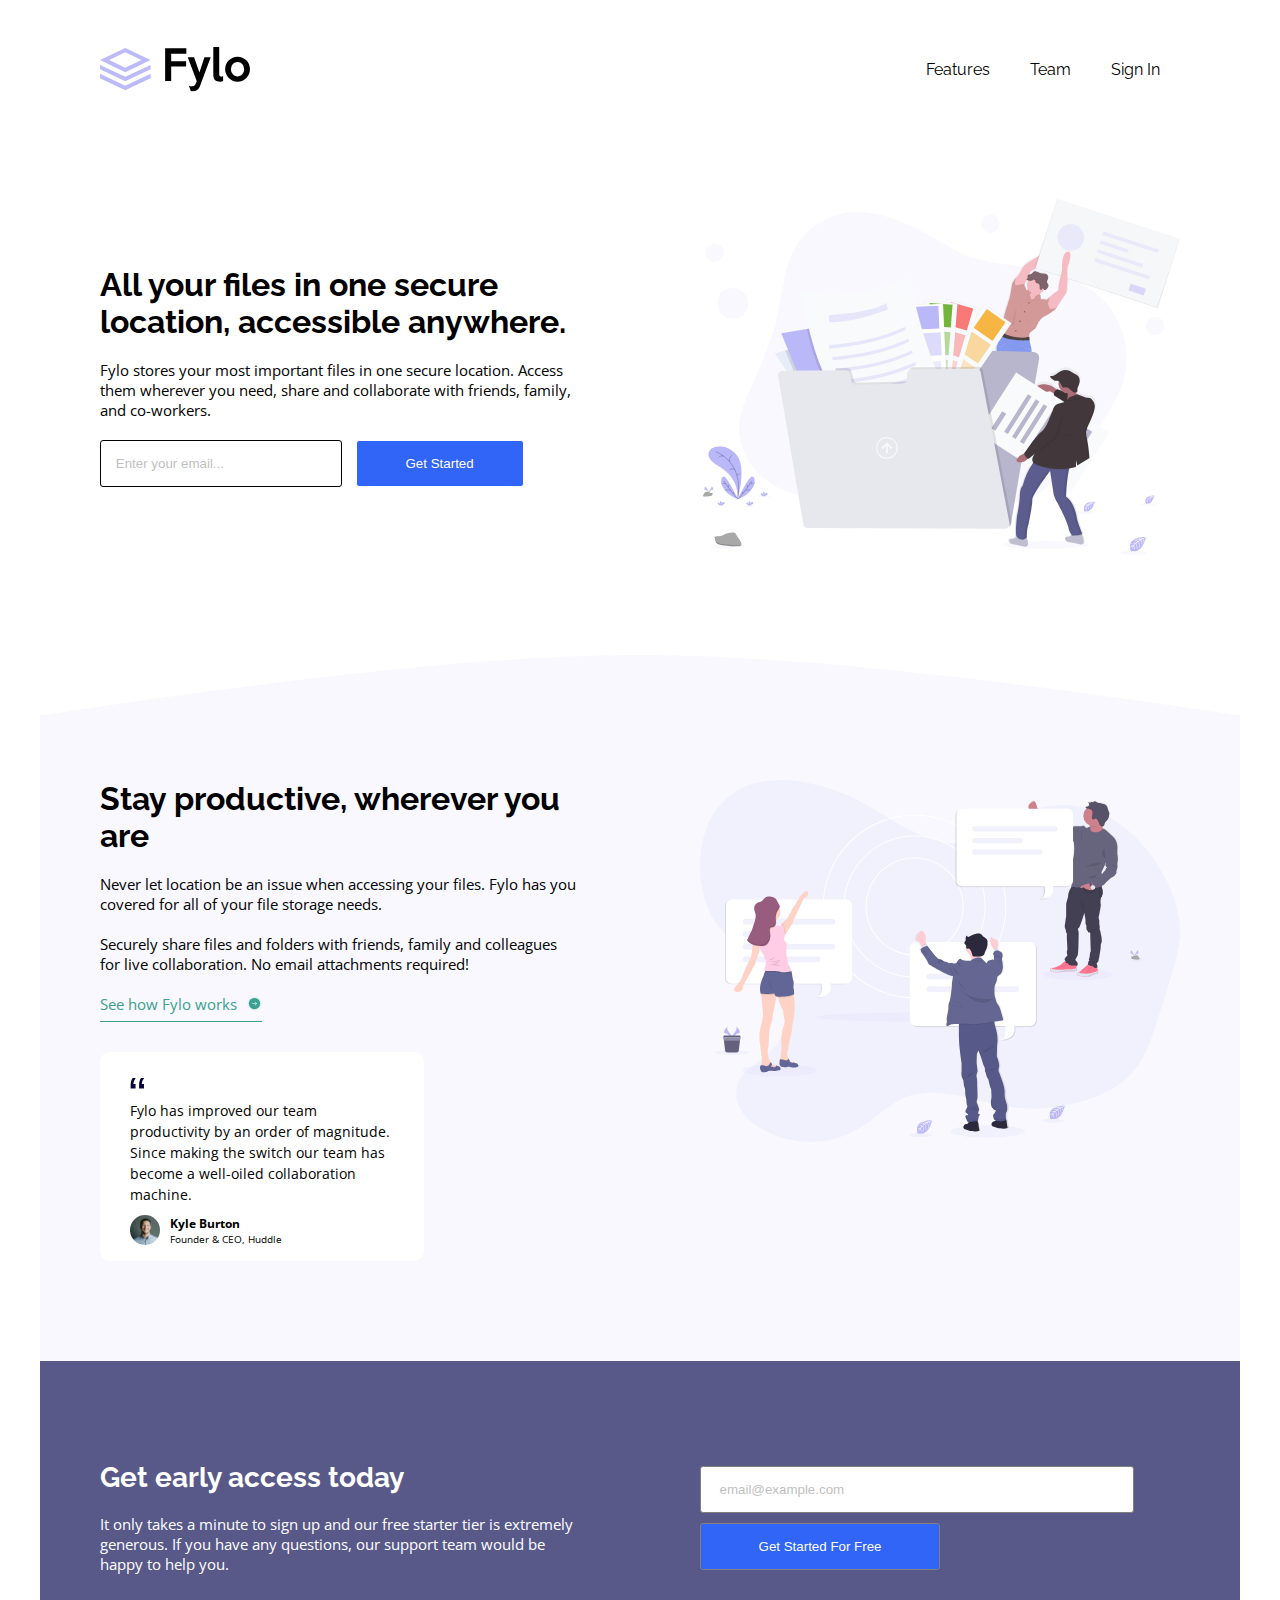
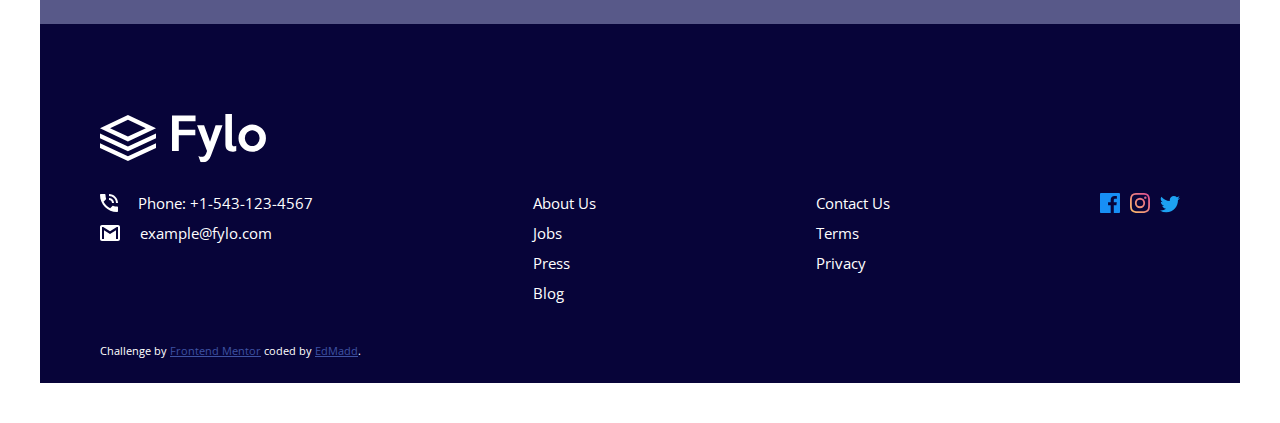
<file: index.html>
<!DOCTYPE html>
<html lang="en">
  <head>
    <meta charset="UTF-8">
    <meta name="viewport" content="width=device-width, initial-scale=1.0">
    <link rel="icon" type="image/png" sizes="32x32" href="./images/favicon-32x32.png">
    <title>Frontend Mentor | Fylo landing page with two column layout</title>
    <link rel="stylesheet" href="./css/reset.css">
    <link rel="stylesheet" href="./css/style.css">
    <link href="https://fonts.googleapis.com/css?family=Open+Sans%7cRaleway:400,700&amp;display=swap" rel="stylesheet">
  </head>
  <body>
    <div class="nav">
<img src="./images/logo.svg" alt="">
      <div class="block">
        <h3>Features</h3>
        <h3>Team</h3>
        <h3>Sign In</h3>
      </div>
    </div>
    <div class="main">
      <div class="block1">
        <div class="block11">
          <h1>All your files in one secure location, accessible anywhere.</h1>
          <p>Fylo stores your most important files in one secure location. Access them wherever you need, share and collaborate with friends, family, and co-workers.</p>
          <form id="frStarted" method="POST" action="#">
            <label for="fStarted"></label>
            <input type="text" id="fStarted" name="fStarted" placeholder="    Enter your email..." class="iText">
            <input type="submit" value="Get Started" class="iButton">
          </form>
        </div><img src="./images/illustration-1.svg" alt="">
      </div>
      <div class="block2"><img src="./images/bg-curve-desktop.svg" alt="">
        <div class="block21">
          <div class="block211">
            <h1>Stay productive, wherever you are</h1>
            <p>Never let location be an issue when accessing your files. Fylo has you covered for all of your file storage needs.</p>
            <p>Securely share files and folders with friends, family and colleagues for live collaboration. No email attachments required!</p>

            <p><a href="#" class="underlineLink">See how Fylo works<img src="./images/icon-arrow.svg" alt=""></a></p>
            <div class="block2111">
              <p> <img src="./images/icon-quotes.svg" alt="" class="smallImg"></p>
              <p>Fylo has improved our team productivity by an order of magnitude. Since making the switch our team has become a well-oiled collaboration machine.</p>
              <div class="block21111"><img src="./images/avatar-testimonial.jpg" alt="">
                <div class="block211111">
                  <h4>Kyle Burton</h4>
                  <h5>Founder & CEO, Huddle</h5>
                </div>
              </div>
            </div>
          </div><img src="./images/illustration-2.svg" alt="">
        </div>
      </div>
      <div class="block3">
        <div class="block31">
          <h2>Get early access today</h2>
          <p>It only takes a minute to sign up and our free starter tier is extremely generous. If you have any questions, our support team would be happy to help you.</p>
        </div>
        <form id="frStartedFree" method="POST" action="#">
          <label for="fStartedFree"></label>
          <input type="text" id="fStartedFree" name="fStartedFree" placeholder="     email@example.com" class="iText">
          <input type="submit" value="Get Started For Free" class="iButton">
        </form>
      </div>
    </div>
    <div class="footer"><img src="./images/logo-white.svg" alt="">
      <div class="block4">
        <div class="block41">
          <div> <img src="./images/icon-phone.svg" alt="">
            <p>Phone: +1-543-123-4567</p>
          </div>
          <div> <img src="./images/icon-email.svg" alt="">
            <p>example@fylo.com</p>
          </div>
        </div>
        <div class="block42">
          <p>About Us</p>
          <p>Jobs</p>
          <p>Press</p>
          <p>Blog</p>
        </div>
        <div class="block43">
          <p>Contact Us</p>
          <p>Terms</p>
          <p>Privacy</p>
        </div>
        <div class="block44"><img src="./images/icon-facebook.svg" alt=""><img src="./images/icon-instagram.svg" alt=""><img src="./images/icon-twitter.svg" alt=""></div>
      </div>
      <p class="attribution">Challenge by <a href="https://www.frontendmentor.io?ref=challenge" target="_blank"> Frontend Mentor</a> coded by <a href="#">EdMadd</a>.</p>
    </div>
  </body>
</html>
</file>
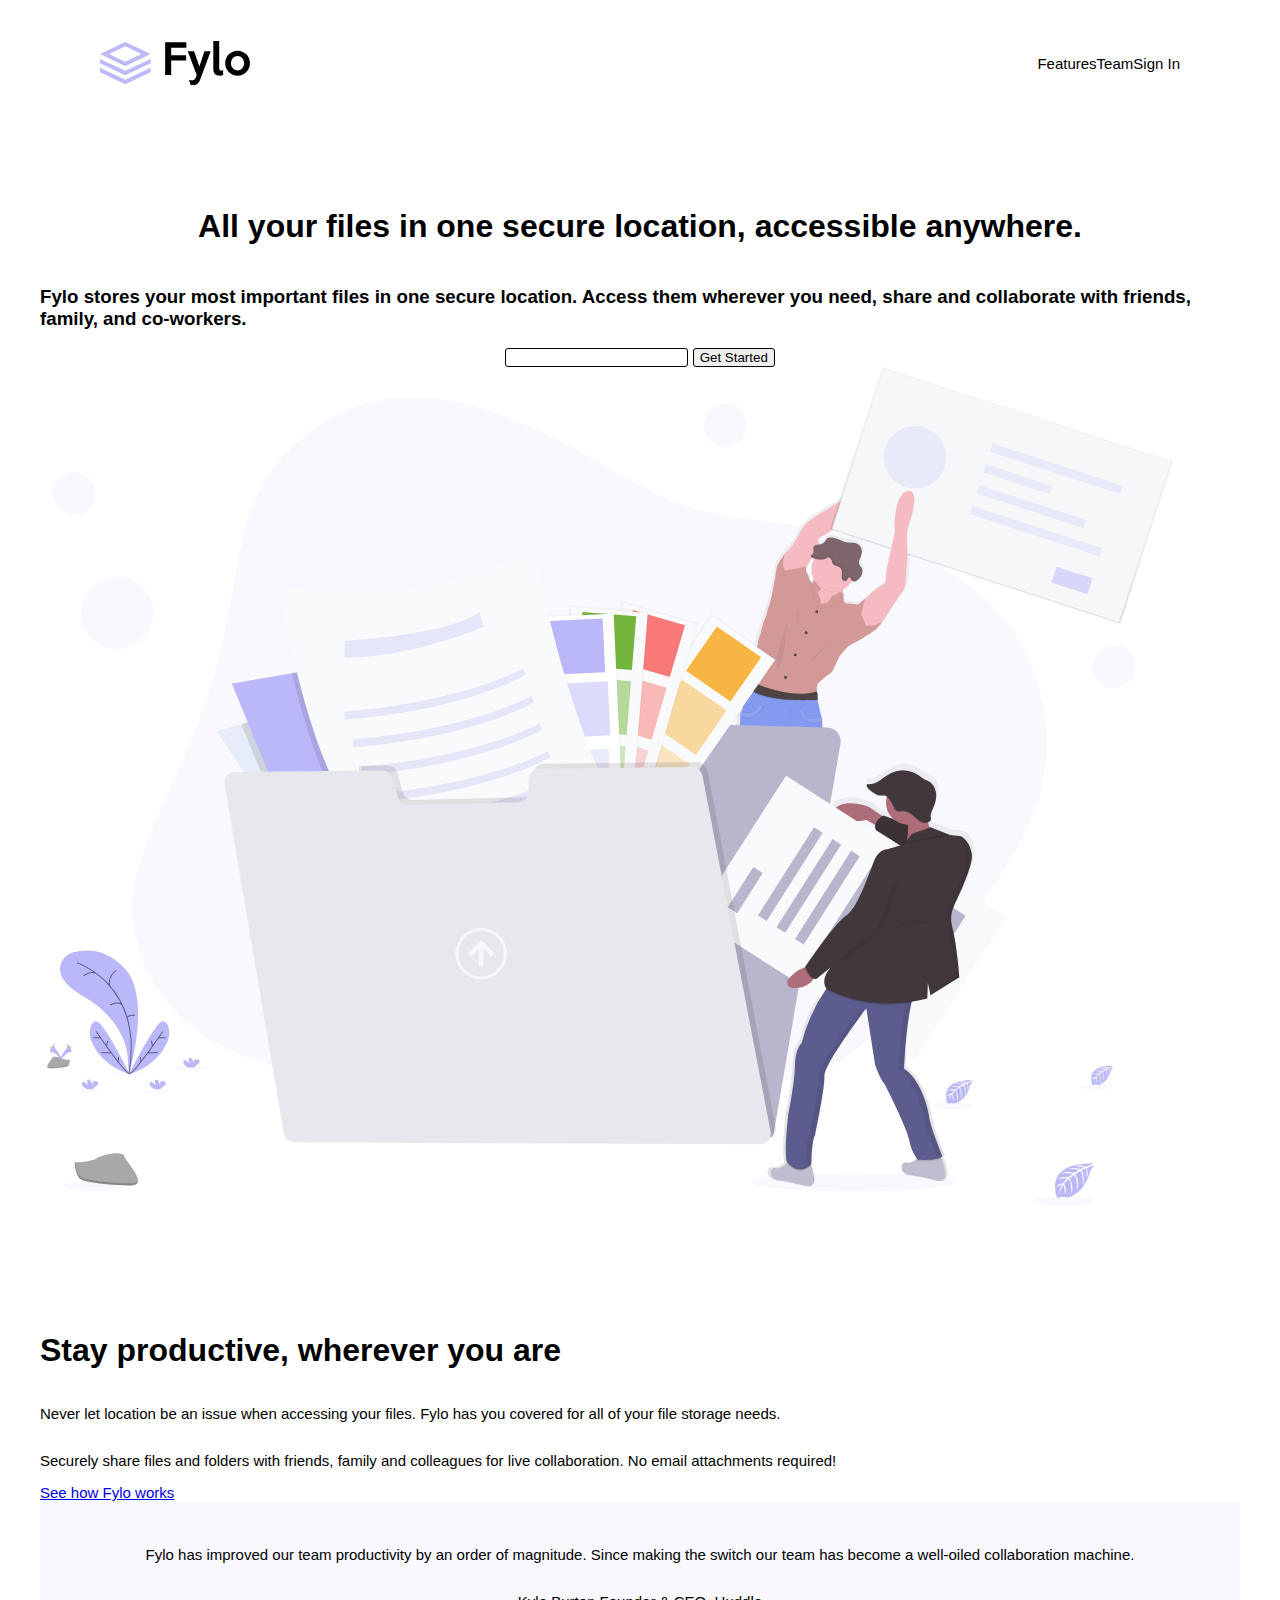
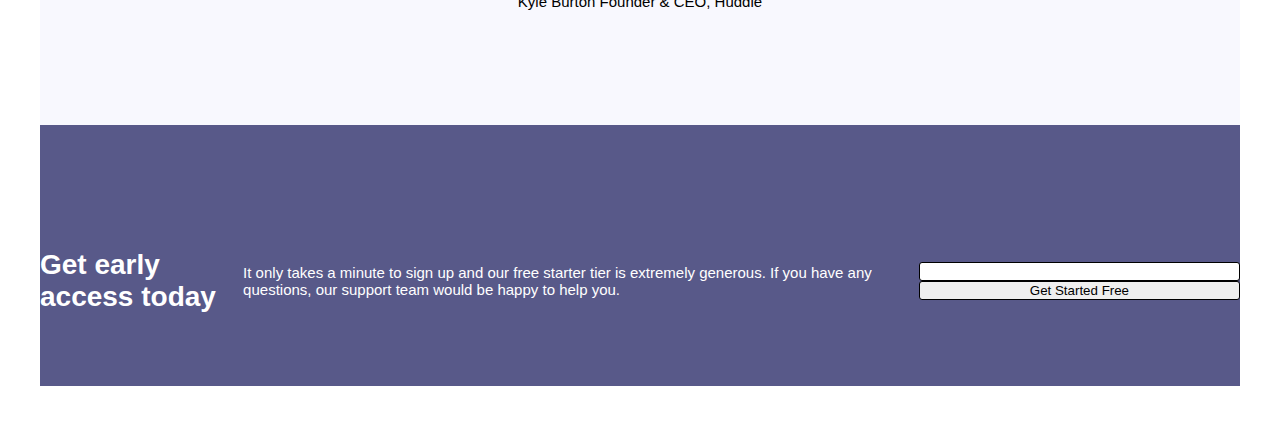
<file: index2.html>
<!DOCTYPE html>
<html lang="en">
  <head>
    <meta charset="UTF-8">
    <meta name="viewport" content="width=device-width, initial-scale=1.0">
    <link rel="icon" type="image/png" sizes="32x32" href="./images/favicon-32x32.png">
    <title>Frontend Mentor | Fylo landing page with two column layout</title>
    <link rel="stylesheet" href="./css/style.css">
  </head>
  <body>
    <div class="nav">
<img src="./images/logo.svg">
      <div class="block">
        <p>Features</p>
        <p>Team</p>
        <p>Sign In</p>
      </div>
    </div>
    <div class="main">
      <div class="block1">
        <h1>All your files in one secure location, accessible anywhere.</h1>
        <h3>Fylo stores your most important files in one secure location. Access them wherever you need, share and collaborate with friends, family, and co-workers.</h3>
        <form id="fStarted" method="POST" action="#">
          <label for="fStarted"></label>
          <input type="text" id="fStarted" name="fStarted">
          <input type="submit" value="Get Started">
        </form>
      </div><img src="./images/illustration-1.svg">
      <div class="block2">
        <h1>Stay productive, wherever you are</h1>
        <p>Never let location be an issue when accessing your files. Fylo has you covered for all of your file storage needs.</p>
        <p>Securely share files and folders with friends, family and colleagues for live collaboration. No email attachments required!</p>
<a href="#">See how Fylo works</a>
        <div class="block21">
          <p>Fylo has improved our team productivity by an order of magnitude. Since making the switch our team has become a well-oiled collaboration machine.</p>
          <p>Kyle Burton Founder & CEO, Huddle</p>
        </div>
      </div>
      <div class="block3">
        <h2>Get early access today</h2>
        <p>It only takes a minute to sign up and our free starter tier is extremely generous. If you have any questions, our support team would be happy to help you.</p>
        <form id="fStartedFree" method="POST" action="#">
          <label for="fStartedFree"></label>
          <input type="text" id="fStartedFree" name="fStartedFree">
          <input type="submit" value="Get Started Free">
        </form>
      </div>
    </div>
    <!---->
  </body>
</html>
</file>
<file: css/style.css>
body {
  max-width: 1200px;
  margin: 40px auto;
  font-family: 'Open Sans', sans-serif;
}

body h1, body h2, body h3 {
  font-family: 'Raleway', sans-serif;
  line-height: normal;
}

body h1 {
  font-size: 32px;
  font-weight: 700;
}

body h2 {
  font-size: 28px;
  font-weight: 700;
}

body p {
  font-family: 'Open Sans', sans-serif;
  font-size: 15px;
  font-weight: 400;
  line-height: normal;
}

body a {
  font-family: 'Open Sans', sans-serif;
  font-size: 15px;
  font-weight: 400;
  line-height: normal;
}

body form input {
  border-radius: 3px;
  border: 1px solid;
}

body form input::placeholder {
  color: #bfbfbf;
}

body form .iText {
  padding: 15px 0px;
}

body form .iButton {
  padding: 15px;
  background-color: #3065f8;
  color: white;
  cursor: pointer;
}

body .nav {
  width: 90%;
  margin: 0 auto;
  display: flex;
  flex-flow: row nowrap;
  justify-content: space-between;
  align-items: center;
}

body .nav img {
  width: 150px;
  height: 100%;
}

body .nav .block {
  display: flex;
  flex-flow: row nowrap;
  justify-content: space-around;
  align-items: center;
}

body .nav .block h3 {
  padding: 20px;
  cursor: pointer;
}

body .main .block1 {
  margin-top: 100px;
  display: flex;
  flex-flow: row wrap;
  justify-content: space-around;
}

body .main .block1 .block11 {
  width: 40%;
  display: flex;
  flex-flow: column nowrap;
  justify-content: center;
}

body .main .block1 .block11 p {
  margin-top: 20px;
}

body .main .block1 .block11 form {
  margin-top: 20px;
}

body .main .block1 .block11 form .iText {
  width: 50%;
}

body .main .block1 .block11 form .iButton {
  margin-left: 2%;
  width: 35%;
}

body .main .block1 img {
  width: 40%;
  height: 100%;
}

body .main .block2 {
  margin-top: 100px;
  display: flex;
  flex-flow: column nowrap;
  justify-content: flex-start;
}

body .main .block2 .block21 {
  background-color: #f8f8fe;
  padding-top: 30px;
  padding-bottom: 100px;
  display: flex;
  flex-flow: row wrap;
  justify-content: space-around;
}

body .main .block2 .block21 .block211 {
  width: 40%;
}

body .main .block2 .block21 .block211 .underlineLink {
  padding-bottom: 7px;
  border-bottom: 1px solid #3c9f8f;
}

body .main .block2 .block21 .block211 p {
  margin-top: 20px;
  display: flex;
  flex-flow: row nowrap;
  align-items: flex-end;
}

body .main .block2 .block21 .block211 p a {
  color: #3c9f8f;
  text-decoration: none;
  display: flex;
  flex-flow: row nowrap;
  align-items: center;
}

body .main .block2 .block21 .block211 p a img {
  margin-left: 10px;
  width: 15px;
  bottom: 0px;
}

body .main .block2 .block21 .block211 .block2111 {
  width: 55%;
  margin-top: 30px;
  padding: 15px 30px;
  border-radius: 10px;
  background-color: white;
}

body .main .block2 .block21 .block211 .block2111 .smallImg {
  width: 15px;
}

body .main .block2 .block21 .block211 .block2111 p {
  font-size: 14px;
  padding: 0px;
  margin-top: 10px;
  line-height: 1.5;
}

body .main .block2 .block21 .block211 .block2111 .block21111 {
  margin-top: 10px;
  display: flex;
  flex-flow: row nowrap;
  justify-content: flex-start;
}

body .main .block2 .block21 .block211 .block2111 .block21111 img {
  width: 30px;
  border-radius: 20px;
  margin-right: 10px;
}

body .main .block2 .block21 .block211 .block2111 .block21111 .block211111 {
  display: flex;
  flex-flow: column nowrap;
  justify-content: flex-start;
}

body .main .block2 .block21 .block211 .block2111 .block21111 .block211111 h4 {
  font-size: 12px;
  line-height: normal;
  font-weight: 700;
}

body .main .block2 .block21 .block211 .block2111 .block21111 .block211111 h5 {
  font-size: 10px;
  line-height: normal;
  font-weight: 400;
}

body .main .block2 .block21 img {
  width: 40%;
  height: 100%;
}

body .main .block3 {
  padding-top: 100px;
  padding-bottom: 50px;
  background-color: #585989;
  color: white;
  display: flex;
  flex-flow: row nowrap;
  justify-content: space-around;
  align-items: center;
}

body .main .block3 .block31 {
  width: 40%;
  display: flex;
  flex-flow: column nowrap;
  justify-content: flex-start;
}

body .main .block3 .block31 p {
  margin-top: 20px;
}

body .main .block3 form {
  width: 40%;
  display: flex;
  flex-flow: column wrap;
  justify-content: flex-start;
}

body .main .block3 form .iText {
  width: 90%;
  margin-bottom: 10px;
  border: 0.5px solid grey;
}

body .main .block3 form .iButton {
  width: 50%;
  background-color: #3065f8;
  border: 0.5px solid grey;
  color: white;
  cursor: pointer;
}

body .footer {
  padding: 90px 5% 0px;
  width: 90%;
  color: white;
  background-color: #070439;
  display: flex;
  flex-flow: column nowrap;
  justify-content: flex-start;
  align-items: flex-start;
}

body .footer .block4 {
  margin-top: 30px;
  width: 100%;
  display: flex;
  flex-flow: row nowrap;
  justify-content: space-between;
  align-items: flex-start;
}

body .footer .block4 .block41 div {
  display: flex;
  flex-flow: row nowrap;
  justify-content: flex-start;
  align-items: center;
  margin-bottom: 10px;
}

body .footer .block4 .block41 div p {
  margin-left: 20px;
}

body .footer .block4 .block42 p {
  margin-left: 20px;
  margin-bottom: 10px;
}

body .footer .block4 .block43 p {
  margin-left: 20px;
  margin-bottom: 10px;
}

body .footer .block4 .block44 img {
  margin-left: 10px;
}

body .footer .attribution {
  margin-top: 30px;
  padding-bottom: 25px;
  font-size: 11px;
  text-align: center;
}

body .footer .attribution a {
  color: #3e52a3;
  font-size: 11px;
}

@media only screen and (max-width: 768px) {
  body {
    width: 100%;
  }
  body .main {
    margin-top: 80px;
  }
  body .main .block1 {
    width: 90%;
    margin: 0 auto;
  }
  body .main .block1 .block11 {
    width: 55%;
  }
  body .main .block1 .block11 h1 {
    font-size: 24px;
  }
  body .main .block1 .block11 form {
    display: flex;
    flex-flow: column nowrap;
    align-items: center;
  }
  body .main .block1 .block11 form .iText {
    margin: 0px;
    padding: 15px 0px;
    width: 75%;
  }
  body .main .block1 .block11 form .iButton {
    margin: 20px 0;
    padding: 15px;
    width: 75%;
  }
  body .main .block1 img {
    width: 40%;
  }
  body .main .block2 {
    margin-top: 60px;
  }
  body .main .block2 img {
    height: 10vw;
  }
  body .main .block2 .block21 {
    padding: 10px 5%;
  }
  body .main .block2 .block21 img {
    width: 40%;
  }
  body .main .block2 .block21 .block211 {
    width: 55%;
    padding-bottom: 40px;
  }
  body .main .block2 .block21 .block211 h1 {
    font-size: 24px;
  }
  body .main .block2 .block21 .block211 .block2111 {
    width: 160%;
  }
  body .main .block3 {
    padding-top: 40px;
  }
  body .main .block3 form .iButton {
    width: 90%;
  }
}

@media only screen and (max-width: 500px) {
  body {
    width: 100%;
  }
  body .nav .block h3 {
    padding: 0 1vw;
  }
  body .main .block1 {
    flex-flow: column-reverse wrap;
    justify-content: space-around;
    align-items: center;
  }
  body .main .block1 .block11 {
    width: 90%;
    text-align: center;
  }
  body .main .block1 .block11 h1, body .main .block1 .block11 p, body .main .block1 .block11 form {
    margin-top: 40px;
  }
  body .main .block1 .block11 form .iText {
    width: 90%;
    margin: 0 0 20px;
  }
  body .main .block1 .block11 form .iButton {
    width: 90%;
    margin: 0 0 20px;
  }
  body .main .block1 img {
    width: 90%;
  }
  body .main .block2 {
    margin-top: 75px;
  }
  body .main .block2 img {
    height: 16vw;
  }
  body .main .block2 .block21 {
    padding: 0 5%;
    flex-flow: column-reverse nowrap;
    justify-content: space-around;
    align-items: center;
  }
  body .main .block2 .block21 .block211 {
    width: 100%;
  }
  body .main .block2 .block21 .block211 h1 {
    font-size: 24px;
    text-align: center;
    margin-top: 40px;
  }
  body .main .block2 .block21 .block211 p {
    margin-top: 20px;
  }
  body .main .block2 .block21 .block211 a {
    text-align: center;
    margin: 20px auto 0px;
  }
  body .main .block2 .block21 .block211 .block2111 {
    width: 70%;
    margin: 40px auto 60px;
  }
  body .main .block2 .block21 img {
    width: 100%;
  }
  body .main .block3 {
    width: 100%;
    padding-top: 60px;
    flex-flow: column nowrap;
    justify-content: space-around;
    align-items: center;
  }
  body .main .block3 .block31 {
    width: 90%;
  }
  body .main .block3 .block31 h2 {
    text-align: center;
    font-size: 24px;
  }
  body .main .block3 .block31 p {
    text-align: center;
  }
  body .main .block3 form {
    width: 90%;
    margin: 20px 1%;
  }
  body .main .block3 form .iText {
    margin: 20px auto;
    width: 80%;
  }
  body .main .block3 form .iButton {
    margin: 0 auto;
    width: 80%;
  }
  body .footer {
    padding: 40px 10%;
    width: 80%;
  }
  body .footer .block4 {
    width: 100%;
    flex-flow: column nowrap;
  }
  body .footer .block4 .block41 {
    margin-top: 25px;
  }
  body .footer .block4 .block42 {
    margin-top: 30px;
  }
  body .footer .block4 .block42 p {
    margin-left: 0;
  }
  body .footer .block4 .block43 {
    margin-top: 30px;
  }
  body .footer .block4 .block43 p {
    margin-left: 0;
  }
  body .footer .block4 .block44 {
    margin-top: 30px;
    width: 100%;
    display: flex;
    flex-flow: row nowrap;
    justify-content: center;
  }
  body .footer .block4 .block44 img {
    margin-left: 15px;
  }
}
</file>
